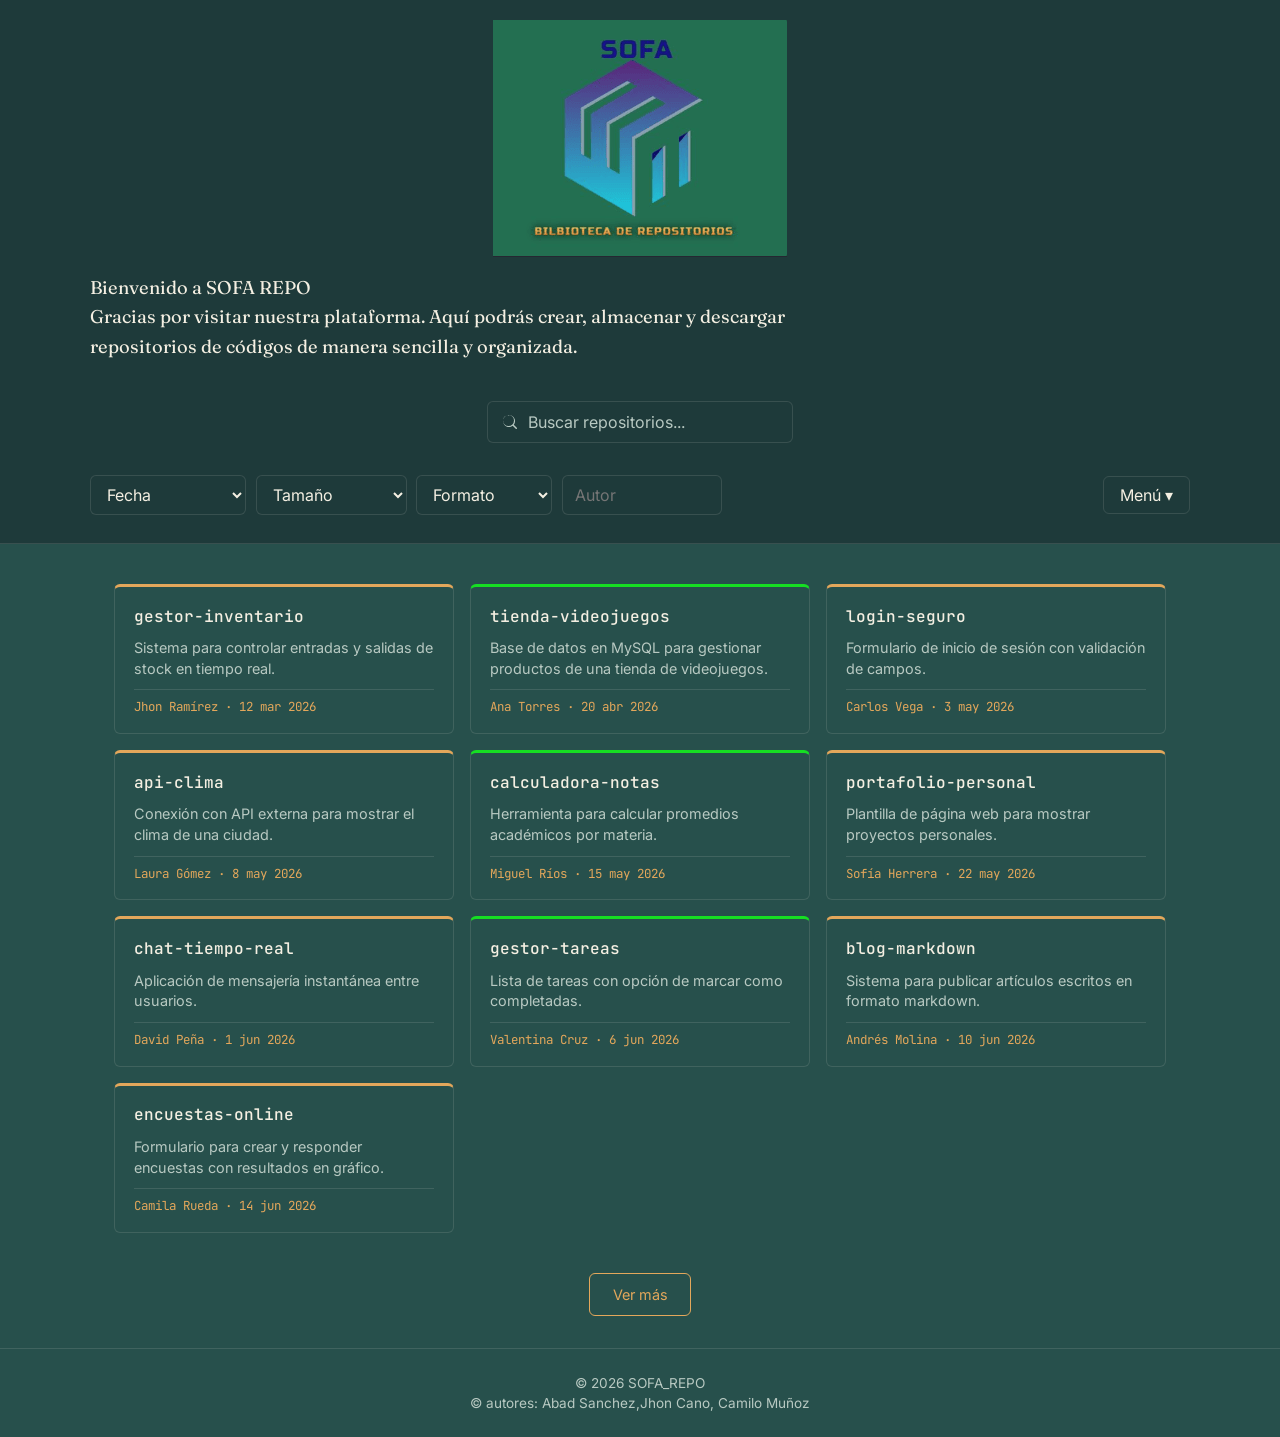
<file: index.html>
<!DOCTYPE html>
<html lang="es">
<head>
    <meta charset="UTF-8">
    <meta name="viewport" content="width=device-width, initial-scale=1.0">
    <title>SOFA_REPO</title>
    <meta name="description" content="Plataforma para crear, almacenar y descargar repositorios de código de forma sencilla y organizada.">
    <link rel="preconnect" href="https://fonts.googleapis.com">
    <link href="https://fonts.googleapis.com/css2?family=Fraunces:wght@400;600&family=Inter:wght@400;600&family=JetBrains+Mono:wght@400;500&display=swap" rel="stylesheet">
    <link rel="stylesheet" href="estilo.css">
</head>
<body>
<header class="encabezado">
 <div class="fila-bienvenida">
    <div class="logo">
        <img src="./archivos/Logo.png" alt="SOFA REPO">
    </div>

    <div class="bienvenida">
        <p>Bienvenido a SOFA REPO <br>
        Gracias por visitar nuestra plataforma. Aquí podrás crear, almacenar y descargar repositorios de códigos de manera sencilla y organizada.</p>
    </div>
 </div>

<div class="search-container">
    <div class="search-box">
        <svg width="16" height="16" viewBox="0 0 16 16" fill="currentColor">
            <path d="M10.68 11.74a6 6 0 1 1 1.06-1.06l3.04 3.04a.75.75 0 1 1-1.06 1.06l-3.04-3.04zM12 6.5a5.5 5.5 0 1 0-11 0 5.5 5.5 0 0 0 11 0z"/>
        </svg>
        <input type="text" id="buscador" placeholder="Buscar repositorios...">
    </div>
</div>

<div class="barra-filtros">

    <div class="filtros">
        <select id="filtro-fecha">
            <option value="">Fecha</option>
            <option value="semana">Última semana</option>
            <option value="mes">Último mes</option>
            <option value="anio">Este año</option>
        </select>

        <select id="filtro-tamano">
            <option value="">Tamaño</option>
            <option value="pequeno">Menor a 1MB</option>
            <option value="medio">1MB - 10MB</option>
            <option value="grande">Mayor a 10MB</option>
        </select>

        <select id="filtro-formato">
            <option value="">Formato</option>
            <option value="zip">.zip</option>
            <option value="py">.py</option>
            <option value="html">.html</option>
            <option value="sql">.sql</option>
        </select>

        <input type="text" id="filtro-autor" placeholder="Autor">
    </div>

    <nav class="dropdown">
        <button class="dropdown-btn">Menú ▾</button>
        <div class="dropdown-content">
            <a href="index.html">Inicio</a>
            <a href="archivos/repositorios.html">Repositorios</a>
            <a href="archivos/s_repos.html">Subir repositorios</a>
            <a href="archivos/descargas.html">Descargas</a>
            <a href="archivos/Ayuda_comentarios.html">Ayuda y comentarios</a>
            <a href="archivos/perfil.html">Perfil</a>
            <a href="archivos/crear-cuenta.html">Crear Cuenta</a>
        </div>
    </nav>

</div>
</header>

<main>
<div class="repos-grid">

    <a href="repositorio-detalle.html" class="repo-card">
        <h3>gestor-inventario</h3>
        <p>Sistema para controlar entradas y salidas de stock en tiempo real.</p>
        <span class="repo-meta">Jhon Ramírez · 12 mar 2026</span>
    </a>

    <a href="repositorio-detalle.html" class="repo-card">
        <h3>tienda-videojuegos</h3>
        <p>Base de datos en MySQL para gestionar productos de una tienda de videojuegos.</p>
        <span class="repo-meta">Ana Torres · 20 abr 2026</span>
    </a>

    <a href="repositorio-detalle.html" class="repo-card">
        <h3>login-seguro</h3>
        <p>Formulario de inicio de sesión con validación de campos.</p>
        <span class="repo-meta">Carlos Vega · 3 may 2026</span>
    </a>

    <a href="repositorio-detalle.html" class="repo-card">
        <h3>api-clima</h3>
        <p>Conexión con API externa para mostrar el clima de una ciudad.</p>
        <span class="repo-meta">Laura Gómez · 8 may 2026</span>
    </a>

    <a href="repositorio-detalle.html" class="repo-card">
        <h3>calculadora-notas</h3>
        <p>Herramienta para calcular promedios académicos por materia.</p>
        <span class="repo-meta">Miguel Ríos · 15 may 2026</span>
    </a>

    <a href="repositorio-detalle.html" class="repo-card">
        <h3>portafolio-personal</h3>
        <p>Plantilla de página web para mostrar proyectos personales.</p>
        <span class="repo-meta">Sofía Herrera · 22 may 2026</span>
    </a>

    <a href="repositorio-detalle.html" class="repo-card">
        <h3>chat-tiempo-real</h3>
        <p>Aplicación de mensajería instantánea entre usuarios.</p>
        <span class="repo-meta">David Peña · 1 jun 2026</span>
    </a>

    <a href="repositorio-detalle.html" class="repo-card">
        <h3>gestor-tareas</h3>
        <p>Lista de tareas con opción de marcar como completadas.</p>
        <span class="repo-meta">Valentina Cruz · 6 jun 2026</span>
    </a>

    <a href="repositorio-detalle.html" class="repo-card">
        <h3>blog-markdown</h3>
        <p>Sistema para publicar artículos escritos en formato markdown.</p>
        <span class="repo-meta">Andrés Molina · 10 jun 2026</span>
    </a>

    <a href="repositorio-detalle.html" class="repo-card">
        <h3>encuestas-online</h3>
        <p>Formulario para crear y responder encuestas con resultados en gráfico.</p>
        <span class="repo-meta">Camila Rueda · 14 jun 2026</span>
    </a>

</div>

<div class="ver-mas-container">
    <a href="mas-repositorios.html" class="boton">Ver más</a>
</div>
</main>
 <footer>
        <p>&copy; 2026 SOFA_REPO</p>
        <p>&copy; autores: Abad Sanchez,Jhon Cano, Camilo Muñoz</p>
    </footer>
</body>
</html>
</file>
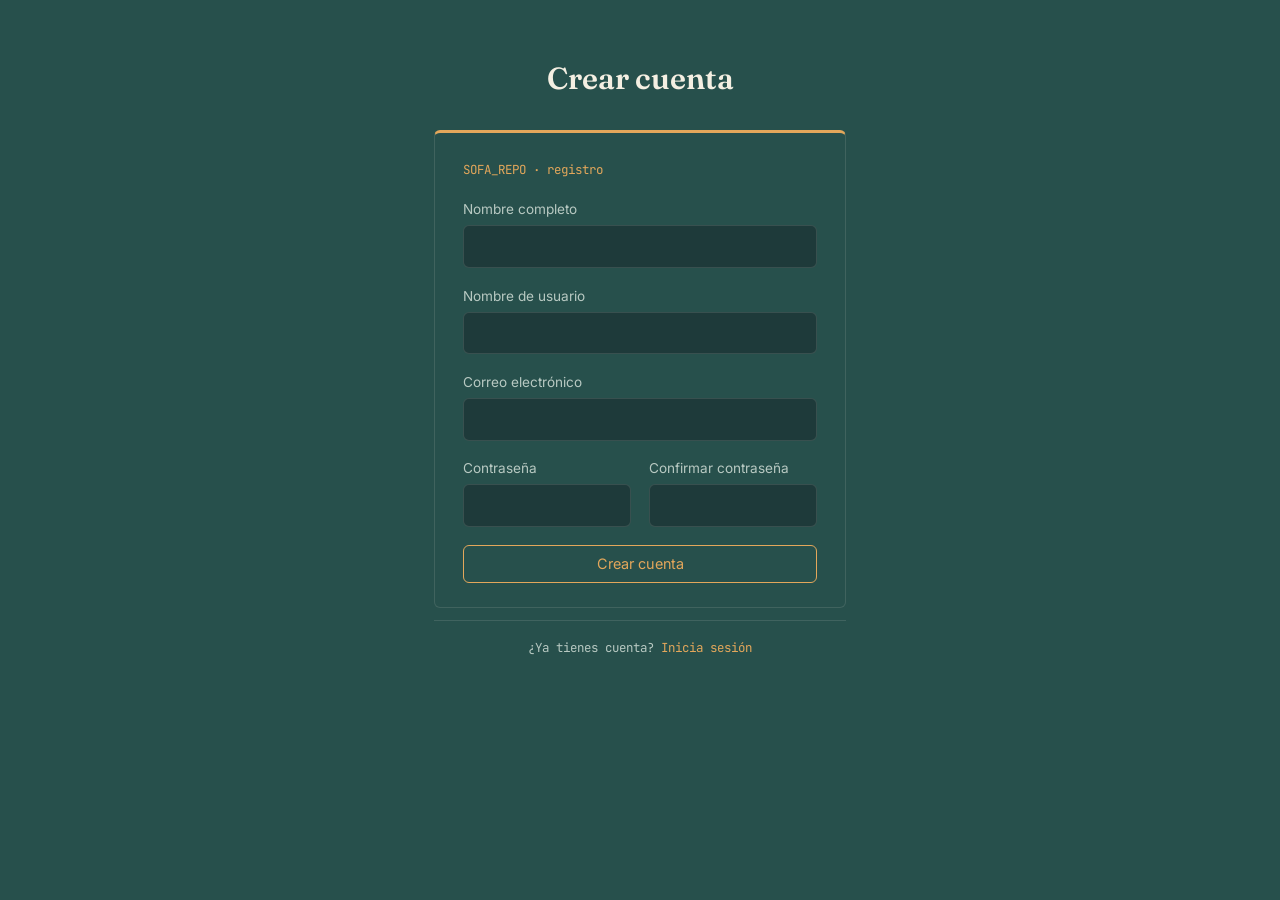
<file: archivos/crear-cuenta.html>
<!DOCTYPE html>
<html lang="es">
<head>
  <meta charset="UTF-8">
  <meta name="viewport" content="width=device-width, initial-scale=1.0">
  <title>Crear cuenta</title>
  <link rel="preconnect" href="https://fonts.googleapis.com">
  <link href="https://fonts.googleapis.com/css2?family=Fraunces:wght@400;600&family=Inter:wght@400;600&family=JetBrains+Mono:wght@400;500&display=swap" rel="stylesheet">
  <link rel="stylesheet" href="../estilo.css">
</head>
<body>

<div class="pagina-acceso">
  <h1>Crear cuenta</h1>

  <div class="tarjeta-acceso">
    <span>SOFA_REPO · registro</span>

    <form action="" method="POST">
      <div class="campo">
        <label for="nombre">Nombre completo</label>
        <input type="text" id="nombre" name="nombre" required>
      </div>

      <div class="campo">
        <label for="usuario">Nombre de usuario</label>
        <input type="text" id="usuario" name="usuario" required>
      </div>

      <div class="campo">
        <label for="correo">Correo electrónico</label>
        <input type="email" id="correo" name="correo" required>
      </div>

      <div class="campo-grupo">
        <div class="campo">
          <label for="password">Contraseña</label>
          <input type="password" id="password" name="password" required>
        </div>
        <div class="campo">
          <label for="password_confirm">Confirmar contraseña</label>
          <input type="password" id="password_confirm" name="password_confirm" required>
        </div>
      </div>

      <button type="submit" class="boton">Crear cuenta</button>
    </form>
  </div>

  <p class="enlace-secundario">¿Ya tienes cuenta? <a href="iniciar-sesion.html">Inicia sesión</a></p>
</div>

</body>
</html>
</file>
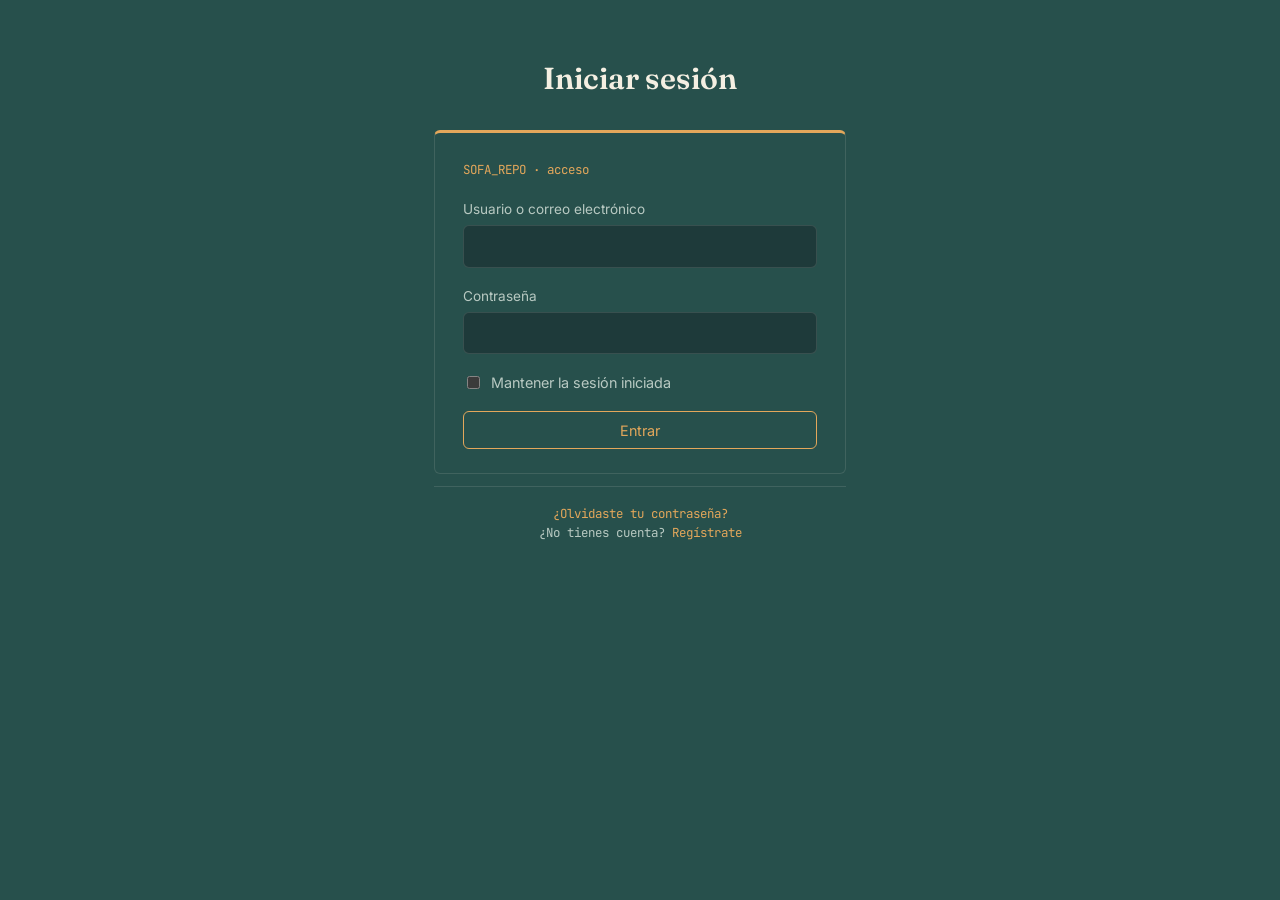
<file: archivos/iniciar-sesion.html>
<!DOCTYPE html>
<html lang="es">
<head>
  <meta charset="UTF-8">
  <meta name="viewport" content="width=device-width, initial-scale=1.0">
  <title>Iniciar sesión</title>
  <link rel="preconnect" href="https://fonts.googleapis.com">
  <link href="https://fonts.googleapis.com/css2?family=Fraunces:wght@400;600&family=Inter:wght@400;600&family=JetBrains+Mono:wght@400;500&display=swap" rel="stylesheet">
  <link rel="stylesheet" href="../estilo.css">
</head>
<body>

<div class="pagina-acceso">
  <h1>Iniciar sesión</h1>

  <div class="tarjeta-acceso">
    <span>SOFA_REPO · acceso</span>

    <!-- CONECTOR: aquí va el action/method o script que valida el usuario -->
    <form action="" method="POST">

      <div class="campo">
        <label for="usuario">Usuario o correo electrónico</label>
        <input type="text" id="usuario" name="usuario" required>
      </div>

      <div class="campo">
        <label for="password">Contraseña</label>
        <input type="password" id="password" name="password" required>
      </div>

      <label class="campo-casilla">
        <input type="checkbox" name="recordar">
        Mantener la sesión iniciada
      </label>

      <button type="submit" class="boton">Entrar</button>
    </form>
  </div>

  <p class="enlace-secundario">
    <a href="recuperar-contrasena.html">¿Olvidaste tu contraseña?</a><br>
    ¿No tienes cuenta? <a href="crear-cuenta.html">Regístrate</a>
  </p>
</div>

</body>
</html>
</file>
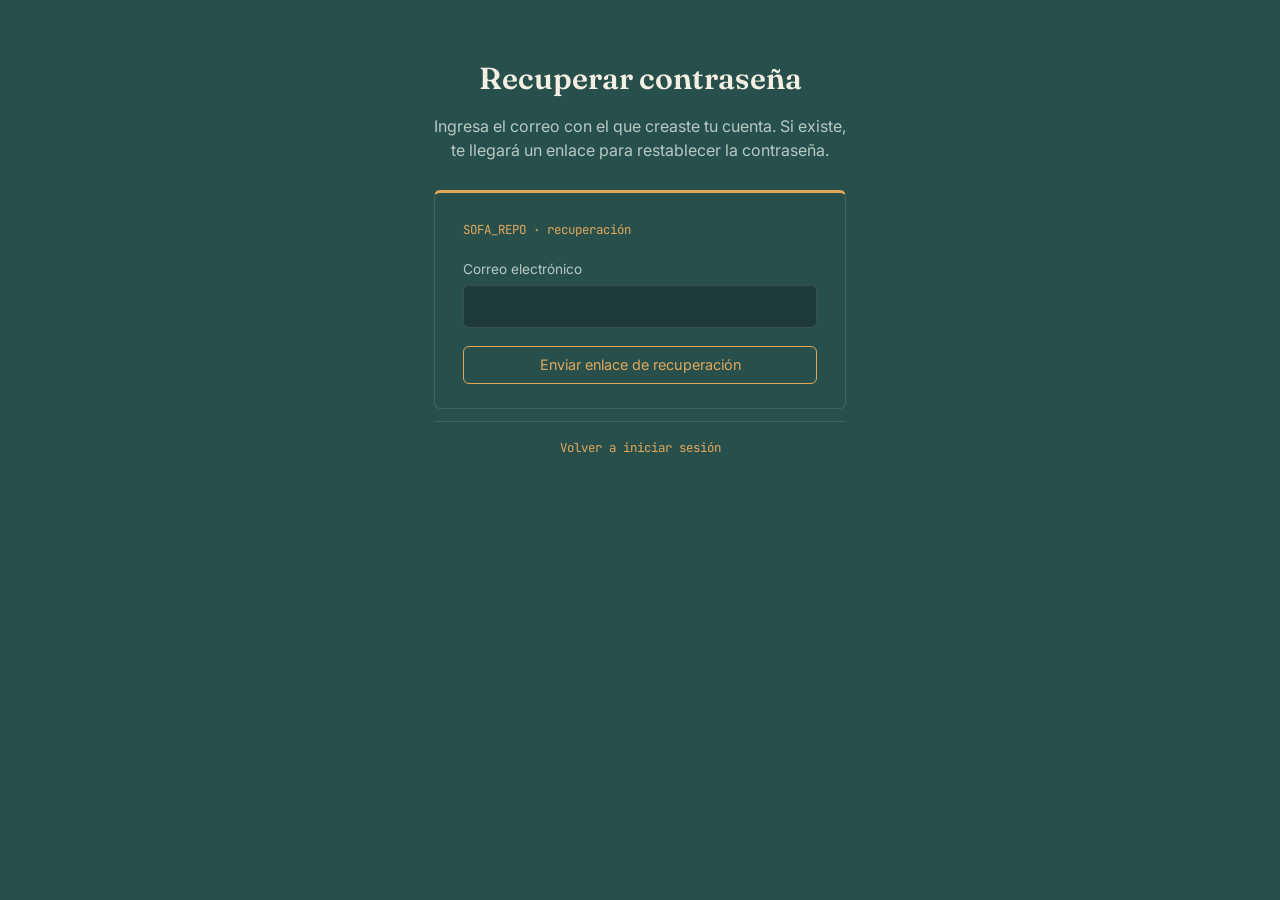
<file: archivos/recuperar-contrasena.html>
<!DOCTYPE html>
<html lang="es">
<head>
  <meta charset="UTF-8">
  <meta name="viewport" content="width=device-width, initial-scale=1.0">
  <title>Recuperar contraseña</title>
  <link rel="preconnect" href="https://fonts.googleapis.com">
  <link href="https://fonts.googleapis.com/css2?family=Fraunces:wght@400;600&family=Inter:wght@400;600&family=JetBrains+Mono:wght@400;500&display=swap" rel="stylesheet">
  <link rel="stylesheet" href="../estilo.css">
</head>
<body>

<div class="pagina-acceso">
  <h1>Recuperar contraseña</h1>
  <p>Ingresa el correo con el que creaste tu cuenta. Si existe, te llegará un enlace para restablecer la contraseña.</p>

  <div class="tarjeta-acceso">
    <span>SOFA_REPO · recuperación</span>

    <!-- CONECTOR: aquí va el action/method o script que envía el correo de recuperación -->
    <form action="" method="POST">
      <div class="campo">
        <label for="correo">Correo electrónico</label>
        <input type="email" id="correo" name="correo" required>
      </div>

      <button type="submit" class="boton">Enviar enlace de recuperación</button>
    </form>
  </div>

  <p class="enlace-secundario"><a href="iniciar-sesion.html">Volver a iniciar sesión</a></p>
</div>

</body>
</html>
</file>
<file: estilo.css>
/*-- VARIABLES GLOBALES --*/
:root {
  --bg: #1E3A3A;
  --bg-panel: #27504C;
  --bg-panel-hover: #2E5C57;
  --ink: #F4EFE2;
  --ink-muted: #B8C9C2;
  --accent: #E3A75B;
  --accent-2: #16df23;
  --border: rgba(244, 239, 226, 0.12);
  --font-display: 'Fraunces', Georgia, serif;
  --font-body: 'Inter', system-ui, sans-serif;
  --font-mono: 'JetBrains Mono', Consolas, monospace;
  --radius: 6px;
  --max-width: 1100px;
}

/*-- ESTILOS BASE --*/
*, *::before, *::after {
  box-sizing: border-box;
}

html {
  color-scheme: dark;
}

body {
  margin: 0;
  background: var(--bg-panel);
  color: var(--ink);
  font-family: var(--font-body);
  line-height: 1.5;
  -webkit-font-smoothing: antialiased;
}

a {
  color: inherit;
  text-decoration: none;
}

img {
  max-width: 100%;
  display: block;
}

input, select, button, textarea {
  font-family: inherit;
  font-size: inherit;
}

:focus-visible {
  outline: 2px solid var(--accent);
  outline-offset: 2px;
}
button,
input[type="submit"],
input[type="button"],
input[type="reset"] {
  cursor: pointer;
}

/*-- ENCABEZADO --*/
.encabezado {
  background: var(--bg);
  border-bottom: 1px solid var(--border);
  padding: 1.25rem 1.5rem 1.75rem;
  display: flex;
  flex-direction: column;
  gap: 1rem;
}

.logo img {
  max-width: var(--max-width);
  margin: 0 auto 1rem;
}

.bienvenida {
  max-width: var(--max-width);
  margin: 0 auto 1.5rem;
}

.bienvenida p {
  font-family: var(--font-display);
  font-weight: 400;
  font-size: 1.15rem;
  color: var(--ink);
  max-width: 60ch;
  line-height: 1.6;
  margin: 0;
}

/* Fila inferior del encabezado: filtros a la izquierda, menú a la derecha */
.barra-filtros {
  max-width: var(--max-width);
  width: 100%;
  margin: 0 auto;
  display: flex;
  flex-wrap: wrap;
  justify-content: space-between;
  align-items: center;
  gap: 1rem;
}

/*-- BUSCADOR Y FILTROS --*/
.search-container {
  max-width: var(--max-width);
  margin: 0 auto 1rem;
  display: flex;
  flex-wrap: wrap;
  gap: 0.75rem;
  align-items: center;
}

.search-box {
  display: flex;
  align-items: center;
  gap: 0.5rem;
  background: var(--bg);
  border: 1px solid var(--border);
  border-radius: var(--radius);
  padding: 0.55rem 0.85rem;
  flex: 1 1 260px;
}

.search-box svg {
  color: var(--ink-muted);
  flex-shrink: 0;
}

.search-box input {
  background: none;
  border: none;
  color: var(--ink);
  width: 100%;
}

.search-box input::placeholder {
  color: var(--ink-muted);
}

.search-box input:focus {
  outline: none;
}

.filtros {
  display: flex;
  flex-wrap: wrap;
  gap: 0.6rem;
  flex: 1;
}

.filtros select,
.filtros input {
  background: var(--bg);
  color: var(--ink);
  border: 1px solid var(--border);
  border-radius: var(--radius);
  padding: 0.5rem 0.75rem;
  transition: border-color 0.15s ease;
}

.filtros select {
  min-width: 8.5rem;
}

.filtros input#filtro-autor {
  width: 10rem;
}

.filtros select:focus,
.filtros input:focus {
  border-color: var(--accent);
  outline: none;
}

/*-- MENÚ DESPLEGABLE --*/
.dropdown {
  position: relative;
}

.dropdown-btn {
  background: transparent;
  border: 1px solid var(--border);
  color: var(--ink);
  border-radius: var(--radius);
  padding: 0.5rem 1rem;
  cursor: pointer;
  transition: background 0.15s ease, border-color 0.15s ease;
}

.dropdown-btn:hover,
.dropdown:hover .dropdown-btn {
  background: var(--bg-panel-hover);
  border-color: var(--accent);
}

.dropdown-btn .flecha {
  display: inline-block;
  transition: transform 0.2s ease;
}

.dropdown:hover .flecha,
.dropdown:focus-within .flecha {
  transform: rotate(180deg);
}

.dropdown-content {
  display: none;
  position: absolute;
  top: calc(100% + 0.4rem);
  right: 0;
  min-width: 200px;
  background: var(--bg-panel-hover);
  border: 1px solid var(--border);
  border-radius: var(--radius);
  overflow: hidden;
  box-shadow: 0 8px 20px rgba(0, 0, 0, 0.25);
  z-index: 20;
}

.dropdown:hover .dropdown-content,
.dropdown:focus-within .dropdown-content {
  display: block;
}

.dropdown-content a {
  display: block;
  padding: 0.65rem 1rem;
  color: var(--ink);
  border-bottom: 1px solid var(--border);
  font-size: 0.95rem;
}

.dropdown-content a:last-child {
  border-bottom: none;
}

.dropdown-content a:hover {
  background: var(--bg);
  color: var(--accent);
}

/*-- CONTENIDO PRINCIPAL --*/
main {
  max-width: var(--max-width);
  margin: 0 auto;
  padding: 2.5rem 1.5rem 1rem;
}

/*-- TARJETAS DE REPOSITORIOS --*/
.repos-grid {
  display: grid;
  grid-template-columns: repeat(auto-fill, minmax(260px, 1fr));
  gap: 1rem;
}

.repo-card {
  display: flex;
  flex-direction: column;
  gap: 0.6rem;
  background: var(--bg-panel);
  border: 1px solid var(--border);
  border-top: 3px solid var(--accent);
  border-radius: var(--radius);
  padding: 1.1rem 1.2rem 1rem;
  transition: background 0.15s ease, transform 0.15s ease;
}

.repo-card:hover {
  background: var(--bg-panel-hover);
  transform: translateY(-2px);
}

.repo-card:nth-child(3n+2) {
  border-top-color: var(--accent-2);
}

.repo-card h3 {
  font-family: var(--font-mono);
  font-weight: 500;
  font-size: 1rem;
  color: var(--ink);
  margin: 0;
}

.repo-card p {
  font-size: 0.9rem;
  color: var(--ink-muted);
  margin: 0;
  line-height: 1.45;
}

.repo-meta {
  font-family: var(--font-mono);
  font-size: 0.78rem;
  color: var(--accent);
  margin-top: auto;
  padding-top: 0.5rem;
  border-top: 1px solid var(--border);
}

/*-- BOTÓN VER MÁS --*/
.ver-mas-container {
  display: flex;
  justify-content: center;
  padding: 2.5rem 0 1rem;
}

.ver-mas-btn {
  border: 1px solid var(--accent);
  color: var(--accent);
  border-radius: var(--radius);
  padding: 0.6rem 1.6rem;
  font-size: 0.9rem;
  transition: background 0.15s ease, color 0.15s ease;
}

.ver-mas-btn:hover {
  background: var(--accent);
  color: var(--bg);
}

/*-- PIE DE PÁGINA --*/
footer {
  border-top: 1px solid var(--border);
  padding: 1.5rem;
  text-align: center;
}

footer p {
  margin: 0;
  font-size: 0.85rem;
  color: var(--ink-muted);
}

/*-- AYUDA Y COMENTARIOS --*/
.contenido {
  display: flex;
  flex-direction: column;
  gap: 3rem;
  max-width: 900px;
  margin: 0 auto;
}

.ayuda-comentarios h2 {
  font-family: var(--font-display);
  font-weight: 600;
  font-size: 1.6rem;
  margin: 0 0 0.75rem;
}

.ayuda-comentarios p {
  color: var(--ink-muted);
  max-width: 70ch;
  margin: 0;
}

.ayuda-comentarios a {
  color: var(--accent);
  border-bottom: 1px solid transparent;
}

.ayuda-comentarios a:hover {
  border-bottom-color: var(--accent);
}

/* Formulario de contacto: va en panel, es la acción principal */
.formulario-contacto {
  background: var(--bg-panel);
  border: 1px solid var(--border);
  border-top: 3px solid var(--accent);
  border-radius: var(--radius);
  padding: 1.5rem;
}

/* Comentarios: sin panel, solo una línea que separa */
.comentarios {
  padding-top: 2rem;
  border-top: 1px solid var(--border);
}

.contenido h3 {
  font-family: var(--font-mono);
  font-weight: 500;
  font-size: 0.95rem;
  color: var(--accent);
  margin: 0 0 1rem;
}

.contenido form {
  display: flex;
  flex-direction: column;
  gap: 1rem;
}

.contenido .campo {
  display: flex;
  flex-direction: column;
}

.contenido label {
  font-size: 0.85rem;
  color: var(--ink-muted);
  margin-bottom: 0.35rem;
  display: block;
}

.contenido input[type="text"],
.contenido input[type="email"],
.contenido textarea {
  width: 100%;
  background: var(--bg);
  color: var(--ink);
  border: 1px solid var(--border);
  border-radius: var(--radius);
  padding: 0.6rem 0.75rem;
  resize: vertical;
  transition: border-color 0.15s ease;
}

.contenido input[type="text"]:focus,
.contenido input[type="email"]:focus,
.contenido textarea:focus {
  border-color: var(--accent);
  outline: none;
}

/* Borde rojo tenue si el campo requerido quedó vacío al intentar enviar */
.contenido input:invalid:not(:focus):not(:placeholder-shown),
.contenido textarea:invalid:not(:focus):not(:placeholder-shown) {
  border-color: #d9776a;
}

.contenido input[type="submit"] {
  align-self: flex-start;
  background: transparent;
  border: 1px solid var(--accent);
  color: var(--accent);
  border-radius: var(--radius);
  padding: 0.55rem 1.4rem;
  font-size: 0.9rem;
  cursor: pointer;
  transition: background 0.15s ease, color 0.15s ease, border-color 0.15s ease;
}

.contenido input[type="submit"]:hover {
  background: var(--accent);
  color: var(--bg);
}

/* Comentarios generados por JavaScript */
.lista-comentarios {
  margin-top: 1.5rem;
  display: flex;
  flex-direction: column;
  gap: 1rem;
}

.comentario {
  background: var(--bg);
  border: 1px solid var(--border);
  border-radius: var(--radius);
  padding: 1rem 1.2rem;
}

.comentario__autor {
  font-weight: 600;
  color: var(--ink);
  margin: 0 0 0.3rem;
}

.comentario__texto {
  color: var(--ink-muted);
  margin: 0 0 0.75rem;
}

.comentario .form-respuesta {
  display: flex;
  flex-direction: column;
  gap: 0.6rem;
}

.comentario .form-respuesta textarea {
  width: 100%;
  background: var(--bg-panel);
  color: var(--ink);
  border: 1px solid var(--border);
  border-radius: var(--radius);
  padding: 0.5rem 0.7rem;
  resize: vertical;
}

.comentario .form-respuesta input[type="submit"] {
  align-self: flex-start;
  background: transparent;
  border: 1px solid var(--accent);
  color: var(--accent);
  border-radius: var(--radius);
  padding: 0.4rem 1rem;
  font-size: 0.85rem;
  cursor: pointer;
}

.respuestas {
  margin-top: 0.75rem;
  display: flex;
  flex-direction: column;
  gap: 0.4rem;
}

.respuesta {
  padding-left: 1rem;
  border-left: 2px solid var(--border);
  color: var(--ink-muted);
  font-size: 0.9rem;
}

/*-- CAMPOS DE FORMULARIO (GENERAL) --*/
/* Aplica a cualquier formulario del sitio: envolver cada input en un div.campo */
.campo {
  display: flex;
  flex-direction: column;
}

.campo label {
  font-size: 0.85rem;
  color: var(--ink-muted);
  margin-bottom: 0.35rem;
  display: block;
}

.campo input[type="text"],
.campo input[type="email"],
.campo input[type="password"],
.campo input[type="date"],
.campo input[type="url"],
.campo textarea,
.campo select {
  width: 100%;
  background: var(--bg);
  color: var(--ink);
  border: 1px solid var(--border);
  border-radius: var(--radius);
  padding: 0.65rem 0.8rem;
  resize: vertical;
  transition: border-color 0.15s ease;
}

.campo input:focus,
.campo textarea:focus,
.campo select:focus {
  border-color: var(--accent);
  outline: none;
}

.campo-grupo {
  display: grid;
  grid-template-columns: 1fr 1fr;
  gap: 1.1rem;
}

.campo-casilla {
  display: flex;
  align-items: center;
  gap: 0.5rem;
  font-size: 0.9rem;
  color: var(--ink-muted);
}

/*-- BOTONES (GENERAL) --*/
/* Mismo botón de Ayuda y comentarios, para usar en el resto del sitio */
.boton {
  display: inline-block;
  align-self: flex-start;
  background: transparent;
  border: 1px solid var(--accent);
  color: var(--accent);
  border-radius: var(--radius);
  padding: 0.6rem 1.4rem;
  font-size: 0.9rem;
  cursor: pointer;
  transition: background 0.15s ease, color 0.15s ease, border-color 0.15s ease;
}

.boton:hover {
  background: var(--accent);
  color: var(--bg);
}

/* Variante para acciones secundarias: cancelar, atrás, cerrar sesión */
.boton-fantasma {
  border-color: var(--border);
  color: var(--ink-muted);
}

.boton-fantasma:hover {
  background: var(--bg-panel-hover);
  color: var(--ink);
  border-color: var(--border);
}

.boton[disabled] {
  opacity: 0.4;
  cursor: default;
  pointer-events: none;
}

/*-- PÁGINAS DE ACCESO (crear cuenta, iniciar sesión, recuperar contraseña) --*/
.pagina-acceso {
  max-width: 460px;
  margin: 3.5rem auto;
  padding: 0 1.5rem;
  display: flex;
  flex-direction: column;
  gap: 1.75rem;
}

.pagina-acceso h1 {
  font-family: var(--font-display);
  font-weight: 600;
  font-size: 1.9rem;
  margin: 0;
  text-align: center;
}

.pagina-acceso > p {
  color: var(--ink-muted);
  text-align: center;
  margin: -1rem 0 0;
}

.tarjeta-acceso {
  background: var(--bg-panel);
  border: 1px solid var(--border);
  border-top: 3px solid var(--accent);
  border-radius: var(--radius);
  padding: 1.75rem 1.75rem 1.5rem;
  display: flex;
  flex-direction: column;
  gap: 1.25rem;
}

.tarjeta-acceso > span {
  font-family: var(--font-mono);
  font-size: 0.78rem;
  color: var(--accent);
}

.tarjeta-acceso form {
  display: flex;
  flex-direction: column;
  gap: 1.1rem;
}

.tarjeta-acceso .boton {
  align-self: stretch;
  text-align: center;
}

.enlace-secundario {
  text-align: center;
  padding-top: 1.1rem;
  margin-top: 0.25rem;
  border-top: 1px solid var(--border);
  font-family: var(--font-mono);
  font-size: 0.78rem;
  color: var(--ink-muted);
}

.enlace-secundario a {
  color: var(--accent);
  border-bottom: 1px solid transparent;
}

.enlace-secundario a:hover {
  border-bottom-color: var(--accent);
}

/*-- PERFIL --*/
.perfil {
  max-width: 700px;
  margin: 2.5rem auto;
  padding: 0 1.5rem 3rem;
  display: flex;
  flex-direction: column;
  gap: 1.75rem;
}

.perfil-avatar {
  display: flex;
  align-items: center;
  gap: 1.25rem;
}

.perfil-avatar img {
  border-radius: 50%;
  border: 1px solid var(--border);
}

.perfil-avatar a {
  color: var(--accent);
  font-size: 0.9rem;
  border-bottom: 1px solid transparent;
}

.perfil-avatar a:hover {
  border-bottom-color: var(--accent);
}

.tarjeta-perfil {
  background: var(--bg-panel);
  border: 1px solid var(--border);
  border-top: 3px solid var(--accent);
  border-radius: var(--radius);
  padding: 1.75rem;
  display: flex;
  flex-direction: column;
  gap: 1.1rem;
}

.perfil form {
  display: flex;
  flex-direction: column;
  gap: 1.1rem;
}

.perfil .campo p {
  font-size: 0.8rem;
  color: var(--ink-muted);
  margin: 0.4rem 0 0;
}

.perfil-hora {
  display: flex;
  flex-direction: column;
  gap: 0.75rem;
}

.perfil-acciones {
  display: flex;
  gap: 0.75rem;
  padding-top: 0.5rem;
}

.perfil-cerrar-sesion {
  padding-top: 1.25rem;
  border-top: 1px solid var(--border);
}

/*-- DESCARGAS --*/
.resultados-control {
  max-width: var(--max-width);
  margin: 0 auto 1.5rem;
  display: flex;
  align-items: center;
  gap: 0.6rem;
  font-size: 0.9rem;
  color: var(--ink-muted);
}

.resultados-control select {
  background: var(--bg);
  color: var(--ink);
  border: 1px solid var(--border);
  border-radius: var(--radius);
  padding: 0.4rem 0.6rem;
}

.titulo-seccion {
  font-family: var(--font-display);
  font-weight: 600;
  font-size: 1.5rem;
  margin: 2rem 0 0.5rem;
}

.introduccion {
  color: var(--ink-muted);
  max-width: 65ch;
}

.busqueda-descarga {
  display: flex;
  flex-wrap: wrap;
  gap: 1.1rem;
  margin-bottom: 1.5rem;
}

.busqueda-descarga .campo {
  flex: 1 1 220px;
}

.tarjeta-descarga {
  background: var(--bg-panel);
  border: 1px solid var(--border);
  border-top: 3px solid var(--accent);
  border-radius: var(--radius);
  padding: 1.25rem 1.5rem;
  display: flex;
  flex-direction: column;
  gap: 0.9rem;
  margin-bottom: 1.5rem;
}

.info-archivo {
  display: flex;
  justify-content: space-between;
  flex-wrap: wrap;
  gap: 0.5rem;
  font-family: var(--font-mono);
}

.nombre-archivo {
  color: var(--ink);
}

.tamano-archivo {
  color: var(--ink-muted);
}

.detalle-checksum {
  display: flex;
  align-items: center;
  flex-wrap: wrap;
  gap: 0.6rem;
  font-size: 0.85rem;
}

.etiqueta-checksum {
  color: var(--ink-muted);
}

.detalle-checksum code {
  font-family: var(--font-mono);
  color: var(--ink-muted);
  background: var(--bg);
  border: 1px solid var(--border);
  border-radius: var(--radius);
  padding: 0.3rem 0.5rem;
  word-break: break-all;
}

.contador-descargas {
  font-size: 0.8rem;
  color: var(--ink-muted);
}

.novedades ul,
.lista ul {
  color: var(--ink-muted);
  padding-left: 1.2rem;
  margin: 0;
}

.novedades li,
.lista li {
  margin-bottom: 0.4rem;
}

.tabla-historial {
  width: 100%;
  border-collapse: collapse;
  margin-top: 1rem;
  font-size: 0.9rem;
}

.tabla-historial th,
.tabla-historial td {
  text-align: left;
  padding: 0.6rem 0.75rem;
  border-bottom: 1px solid var(--border);
}

.tabla-historial th {
  font-family: var(--font-mono);
  font-weight: 500;
  color: var(--accent);
  font-size: 0.78rem;
}

.tabla-historial td {
  color: var(--ink-muted);
}

/*-- ASISTENTE: SUBIR REPOSITORIO --*/
.asistente {
  max-width: 640px;
  margin: 2.5rem auto;
  padding: 0 1.5rem 3rem;
}

.asistente-encabezado {
  display: flex;
  align-items: center;
  gap: 0.75rem;
  margin-bottom: 1.5rem;
}

.asistente-icono {
  font-family: var(--font-mono);
  color: var(--accent);
  border: 1px solid var(--border);
  border-radius: var(--radius);
  padding: 0.3rem 0.6rem;
}

.asistente-nombre {
  font-family: var(--font-mono);
  color: var(--ink-muted);
}

.asistente-progreso {
  display: flex;
  justify-content: space-between;
  margin-bottom: 0.5rem;
}

.progreso-paso {
  flex: 1;
  text-align: center;
  position: relative;
  font-size: 0.75rem;
  color: var(--ink-muted);
}

.progreso-linea {
  position: absolute;
  top: 5px;
  left: -50%;
  width: 100%;
  height: 1px;
  background: var(--border);
}

.progreso-paso:first-child .progreso-linea {
  display: none;
}

.progreso-punto {
  width: 10px;
  height: 10px;
  border-radius: 50%;
  background: var(--bg);
  border: 1px solid var(--border);
  margin: 0 auto 0.4rem;
  position: relative;
  z-index: 1;
}

.progreso-paso.completo .progreso-punto,
.progreso-paso.completo .progreso-linea {
  background: var(--accent);
  border-color: var(--accent);
}

.progreso-paso.activo .progreso-punto {
  border-color: var(--accent);
}

.asistente-commit {
  text-align: center;
  font-family: var(--font-mono);
  font-size: 0.78rem;
  color: var(--ink-muted);
  margin-bottom: 1.5rem;
}

.asistente-commit span {
  color: var(--accent);
}

.panel-asistente {
  background: var(--bg-panel);
  border: 1px solid var(--border);
  border-top: 3px solid var(--accent);
  border-radius: var(--radius);
  padding: 1.75rem;
}

.paso {
  display: none;
  flex-direction: column;
  gap: 1.1rem;
}

.paso.visible {
  display: flex;
}

.paso h1 {
  font-family: var(--font-display);
  font-weight: 600;
  font-size: 1.5rem;
  margin: 0;
}

.paso-subtitulo {
  color: var(--ink-muted);
  margin: -0.6rem 0 0;
}

.contador-caracteres {
  align-self: flex-end;
  font-size: 0.78rem;
  color: var(--ink-muted);
}

.fila-dos {
  display: grid;
  grid-template-columns: 1fr 1fr;
  gap: 1.1rem;
}

.fila-logo {
  display: flex;
  align-items: center;
  gap: 1rem;
}

.circulo-logo {
  width: 64px;
  height: 64px;
  border-radius: 50%;
  border: 1px dashed var(--border);
  display: flex;
  align-items: center;
  justify-content: center;
  font-size: 1.5rem;
  color: var(--ink-muted);
  cursor: pointer;
  overflow: hidden;
  flex-shrink: 0;
}

.circulo-logo img {
  width: 100%;
  height: 100%;
  object-fit: cover;
}

.texto-logo {
  display: flex;
  flex-direction: column;
  gap: 0.2rem;
  font-size: 0.85rem;
  color: var(--ink-muted);
}

.zona-arrastre {
  border: 1px dashed var(--border);
  border-radius: var(--radius);
  padding: 1.5rem;
  text-align: center;
  cursor: pointer;
  transition: border-color 0.15s ease;
}

.zona-arrastre:hover {
  border-color: var(--accent);
}

.zona-arrastre-icono {
  font-size: 1.5rem;
  margin-bottom: 0.4rem;
}

.zona-arrastre-texto {
  color: var(--ink);
  font-size: 0.9rem;
}

.zona-arrastre-subtexto {
  color: var(--ink-muted);
  font-size: 0.8rem;
  margin-top: 0.2rem;
}

.cuadricula-miniaturas {
  display: grid;
  grid-template-columns: repeat(auto-fill, minmax(80px, 1fr));
  gap: 0.6rem;
  margin-top: 0.75rem;
}

.cuadricula-miniaturas img {
  width: 100%;
  aspect-ratio: 1;
  object-fit: cover;
  border-radius: var(--radius);
  border: 1px solid var(--border);
}

.lista-archivos .archivo-item {
  display: flex;
  justify-content: space-between;
  align-items: center;
  background: var(--bg);
  border: 1px solid var(--border);
  border-radius: var(--radius);
  padding: 0.5rem 0.75rem;
  margin-top: 0.6rem;
  font-size: 0.85rem;
}

.lista-archivos .archivo-item button {
  background: none;
  border: none;
  color: var(--ink-muted);
}

.lista-archivos .archivo-item button:hover {
  color: var(--accent);
}

.bloque-revision {
  margin-bottom: 1.25rem;
}

.bloque-revision h3 {
  font-family: var(--font-mono);
  font-weight: 500;
  font-size: 0.85rem;
  color: var(--accent);
  margin: 0 0 0.5rem;
}

.fila-revision {
  display: flex;
  justify-content: space-between;
  gap: 1rem;
  padding: 0.4rem 0;
  border-bottom: 1px solid var(--border);
  font-size: 0.9rem;
}

.fila-revision .k {
  color: var(--ink-muted);
}

.fila-revision .v {
  color: var(--ink);
  text-align: right;
}

.exito {
  text-align: center;
  padding: 1.5rem 0;
}

.exito-marca {
  width: 48px;
  height: 48px;
  line-height: 48px;
  border-radius: 50%;
  background: var(--accent);
  color: var(--bg);
  margin: 0 auto 1rem;
  font-size: 1.4rem;
}

.asistente-acciones {
  display: flex;
  justify-content: space-between;
  margin-top: 1.5rem;
}

/*-- RESPONSIVE --*/
@media (max-width: 480px) {
  .campo-grupo,
  .fila-dos {
    grid-template-columns: 1fr;
  }

  .perfil-avatar {
    flex-direction: column;
    align-items: flex-start;
  }
}
</file>
